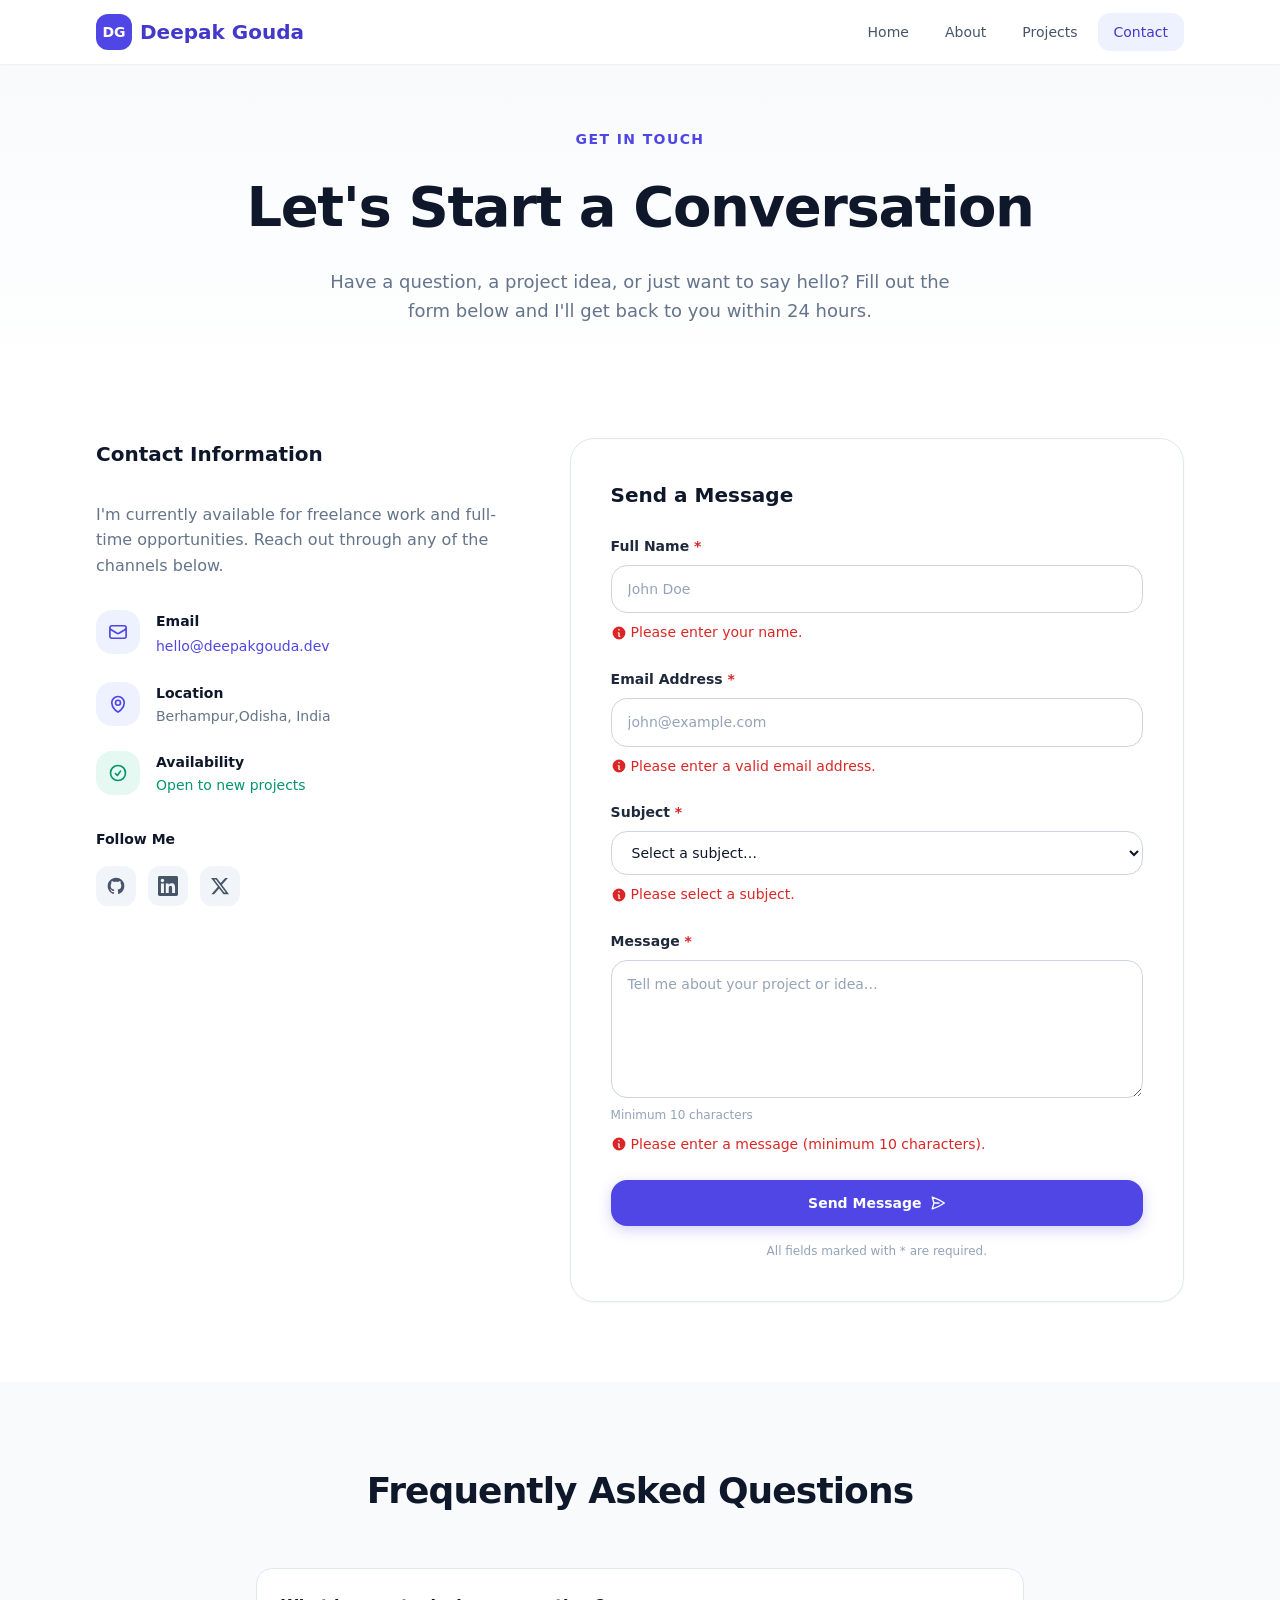
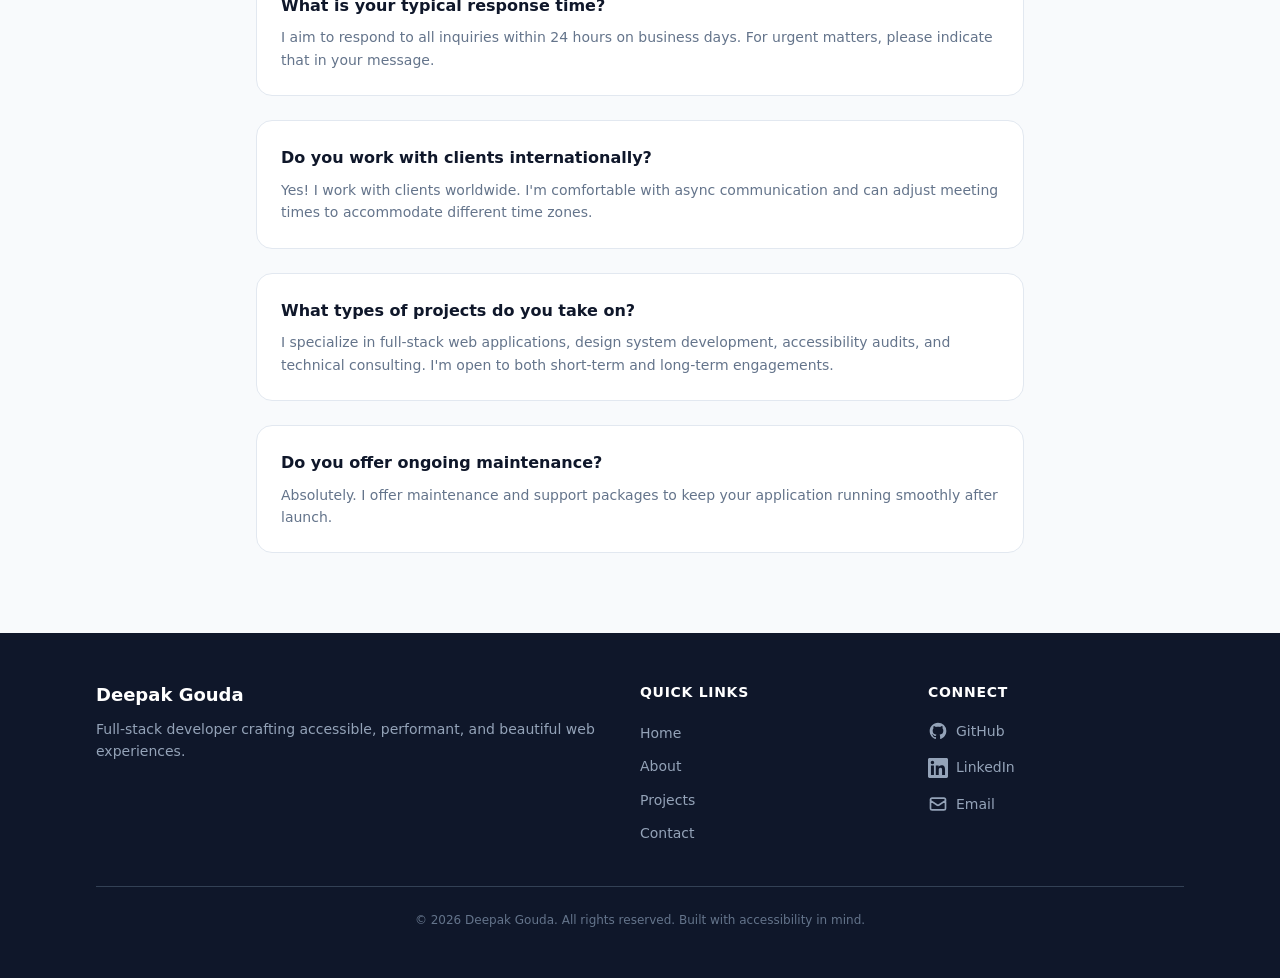
<file: contact.html>
<!DOCTYPE html>
<html lang="en" dir="ltr">
<head>
    <meta charset="UTF-8">
    <meta name="viewport" content="width=device-width, initial-scale=1.0">
    <meta http-equiv="X-UA-Compatible" content="IE=edge">
    
    <!-- SEO Meta Tags -->
    <title>Contact | Deepak Gouda - Full-Stack Web Developer</title>
    <meta name="description" content="Get in touch with Deepak Gouda for web development projects, job opportunities, or collaborations. Contact form and direct email available.">
    <meta name="keywords" content="contact Deepak Gouda, hire web developer, freelance developer, web development services">
    <meta name="author" content="Deepak Gouda">
    <meta name="robots" content="index, follow">
    
    <!-- Open Graph / Social Media -->
    <meta property="og:type" content="website">
    <meta property="og:title" content="Contact | Deepak Gouda - Full-Stack Web Developer">
    <meta property="og:description" content="Get in touch with Deepak Gouda for web development projects.">
    <meta property="og:url" content="https://deepakgouda.dev/contact">
    <meta property="og:locale" content="en_US">
    
    <!-- Twitter Card -->
    <meta name="twitter:card" content="summary_large_image">
    <meta name="twitter:title" content="Contact | Deepak Gouda - Full-Stack Web Developer">
    <meta name="twitter:description" content="Get in touch with Deepak Gouda for web development projects.">
    
    <!-- Canonical URL -->
    <link rel="canonical" href="https://deepakgouda.dev/contact">
    
    <!-- Favicon -->
    <link rel="icon" type="image/x-icon" href="favicon.ico">
    
    <!-- Theme Color -->
    <meta name="theme-color" content="#4f46e5">
    
    <!-- Stylesheets -->
    <link rel="stylesheet" href="css/style.css">
    <link rel="stylesheet" href="css/responsive.css">
</head>
<body>
    <!-- Skip Navigation Link -->
    <a href="#main-content" class="skip-link">Skip to main content</a>

    <!-- Header -->
    <header role="banner" class="header" id="header">
        <div class="container">
            <nav class="nav" aria-label="Primary navigation">
                <a href="index.html" class="logo" aria-label="Deepak Gouda - Go to homepage">
                    <span class="logo-icon" aria-hidden="true">DG</span>
                    <span class="logo-text">Deepak Gouda</span>
                </a>
                
                <button 
                    type="button" 
                    class="nav-toggle" 
                    id="nav-toggle"
                    aria-expanded="false" 
                    aria-controls="nav-menu"
                    aria-label="Open navigation menu"
                >
                    <span class="hamburger" aria-hidden="true"></span>
                </button>
                
                <ul class="nav-menu" id="nav-menu" role="list">
                    <li><a href="index.html" class="nav-link">Home</a></li>
                    <li><a href="about.html" class="nav-link">About</a></li>
                    <li><a href="projects.html" class="nav-link">Projects</a></li>
                    <li><a href="contact.html" class="nav-link active" aria-current="page">Contact</a></li>
                </ul>
            </nav>
        </div>
    </header>

    <!-- Main Content -->
    <main id="main-content" role="main">
        <!-- Page Header -->
        <section class="page-header" aria-labelledby="contact-heading">
            <div class="container">
                <p class="page-subtitle">Get In Touch</p>
                <h1 id="contact-heading" class="page-title">Let's Start a Conversation</h1>
                <p class="page-description">
                    Have a question, a project idea, or just want to say hello? 
                    Fill out the form below and I'll get back to you within 24 hours.
                </p>
            </div>
        </section>

        <!-- Contact Section -->
        <section class="contact-section" aria-label="Contact information and form">
            <div class="container">
                <div class="contact-grid">
                    <!-- Contact Info -->
                    <aside class="contact-info" aria-label="Contact details">
                        <h2 class="contact-info-title">Contact Information</h2>
                        <p class="contact-info-description">
                            I'm currently available for freelance work and full-time opportunities. 
                            Reach out through any of the channels below.
                        </p>

                        <address class="contact-details">
                            <!-- Email -->
                            <div class="contact-item">
                                <div class="contact-icon" aria-hidden="true">
                                    <svg width="20" height="20" fill="none" viewBox="0 0 24 24" stroke="currentColor" stroke-width="2">
                                        <path stroke-linecap="round" stroke-linejoin="round" d="M21.75 6.75v10.5a2.25 2.25 0 01-2.25 2.25h-15a2.25 2.25 0 01-2.25-2.25V6.75m19.5 0A2.25 2.25 0 0019.5 4.5h-15a2.25 2.25 0 00-2.25 2.25m19.5 0v.243a2.25 2.25 0 01-1.07 1.916l-7.5 4.615a2.25 2.25 0 01-2.36 0L3.32 8.91a2.25 2.25 0 01-1.07-1.916V6.75"/>
                                    </svg>
                                </div>
                                <div class="contact-text">
                                    <p class="contact-label">Email</p>
                                    <a href="mailto:hello@deepakgouda.dev" class="contact-value">hello@deepakgouda.dev</a>
                                </div>
                            </div>

                            <!-- Location -->
                            <div class="contact-item">
                                <div class="contact-icon" aria-hidden="true">
                                    <svg width="20" height="20" fill="none" viewBox="0 0 24 24" stroke="currentColor" stroke-width="2">
                                        <path stroke-linecap="round" stroke-linejoin="round" d="M15 10.5a3 3 0 11-6 0 3 3 0 016 0z"/>
                                        <path stroke-linecap="round" stroke-linejoin="round" d="M19.5 10.5c0 7.142-7.5 11.25-7.5 11.25S4.5 17.642 4.5 10.5a7.5 7.5 0 1115 0z"/>
                                    </svg>
                                </div>
                                <div class="contact-text">
                                    <p class="contact-label">Location</p>
                                    <p class="contact-value">Berhampur,Odisha, India</p>
                                </div>
                            </div>

                            <!-- Availability -->
                            <div class="contact-item">
                                <div class="contact-icon contact-icon-green" aria-hidden="true">
                                    <svg width="20" height="20" fill="none" viewBox="0 0 24 24" stroke="currentColor" stroke-width="2">
                                        <path stroke-linecap="round" stroke-linejoin="round" d="M9 12.75L11.25 15 15 9.75M21 12a9 9 0 11-18 0 9 9 0 0118 0z"/>
                                    </svg>
                                </div>
                                <div class="contact-text">
                                    <p class="contact-label">Availability</p>
                                    <p class="contact-value contact-value-green">Open to new projects</p>
                                </div>
                            </div>
                        </address>

                        <!-- Social Links -->
                        <div class="contact-social">
                            <h3 class="contact-social-title">Follow Me</h3>
                            <div class="social-buttons">
                                <a href="https://github.com" target="_blank" rel="noopener noreferrer" class="social-btn" aria-label="GitHub profile (opens in new tab)">
                                    <svg width="20" height="20" fill="currentColor" viewBox="0 0 24 24" aria-hidden="true">
                                        <path fill-rule="evenodd" d="M12 2C6.477 2 2 6.477 2 12c0 4.42 2.87 8.17 6.84 9.5.5.08.66-.23.66-.5v-1.69c-2.77.6-3.36-1.34-3.36-1.34-.46-1.16-1.11-1.47-1.11-1.47-.91-.62.07-.6.07-.6 1 .07 1.53 1.03 1.53 1.03.87 1.52 2.34 1.07 2.91.83.09-.65.35-1.09.63-1.34-2.22-.25-4.55-1.11-4.55-4.92 0-1.11.38-2 1.03-2.71-.1-.25-.45-1.29.1-2.64 0 0 .84-.27 2.75 1.02.79-.22 1.65-.33 2.5-.33.85 0 1.71.11 2.5.33 1.91-1.29 2.75-1.02 2.75-1.02.55 1.35.2 2.39.1 2.64.65.71 1.03 1.6 1.03 2.71 0 3.82-2.34 4.66-4.57 4.91.36.31.69.92.69 1.85V21c0 .27.16.59.67.5C19.14 20.16 22 16.42 22 12A10 10 0 0012 2z" clip-rule="evenodd"/>
                                    </svg>
                                </a>
                                <a href="https://linkedin.com" target="_blank" rel="noopener noreferrer" class="social-btn" aria-label="LinkedIn profile (opens in new tab)">
                                    <svg width="20" height="20" fill="currentColor" viewBox="0 0 24 24" aria-hidden="true">
                                        <path d="M20.447 20.452h-3.554v-5.569c0-1.328-.027-3.037-1.852-3.037-1.853 0-2.136 1.445-2.136 2.939v5.667H9.351V9h3.414v1.561h.046c.477-.9 1.637-1.85 3.37-1.85 3.601 0 4.267 2.37 4.267 5.455v6.286zM5.337 7.433c-1.144 0-2.063-.926-2.063-2.065 0-1.138.92-2.063 2.063-2.063 1.14 0 2.064.925 2.064 2.063 0 1.139-.925 2.065-2.064 2.065zm1.782 13.019H3.555V9h3.564v11.452zM22.225 0H1.771C.792 0 0 .774 0 1.729v20.542C0 23.227.792 24 1.771 24h20.451C23.2 24 24 23.227 24 22.271V1.729C24 .774 23.2 0 22.222 0h.003z"/>
                                    </svg>
                                </a>
                                <a href="https://twitter.com" target="_blank" rel="noopener noreferrer" class="social-btn" aria-label="Twitter profile (opens in new tab)">
                                    <svg width="20" height="20" fill="currentColor" viewBox="0 0 24 24" aria-hidden="true">
                                        <path d="M18.244 2.25h3.308l-7.227 8.26 8.502 11.24H16.17l-5.214-6.817L4.99 21.75H1.68l7.73-8.835L1.254 2.25H8.08l4.713 6.231zm-1.161 17.52h1.833L7.084 4.126H5.117z"/>
                                    </svg>
                                </a>
                            </div>
                        </div>
                    </aside>

                    <!-- Contact Form -->
                    <div class="contact-form-wrapper">
                        <form 
                            id="contact-form" 
                            class="contact-form" 
                            novalidate 
                            aria-label="Contact form"
                        >
                            <h2 class="form-title">Send a Message</h2>

                            <!-- Name Field -->
                            <div class="form-group">
                                <label for="name" class="form-label">
                                    Full Name 
                                    <span class="required" aria-hidden="true">*</span>
                                    <span class="sr-only">(required)</span>
                                </label>
                                <input 
                                    type="text" 
                                    id="name" 
                                    name="name" 
                                    class="form-input" 
                                    placeholder="John Doe"
                                    autocomplete="name"
                                    required
                                    aria-required="true"
                                    aria-describedby="name-error"
                                >
                                <p id="name-error" class="form-error" role="alert" hidden>
                                    <svg width="16" height="16" fill="currentColor" viewBox="0 0 20 20" aria-hidden="true">
                                        <path fill-rule="evenodd" d="M18 10a8 8 0 11-16 0 8 8 0 0116 0zm-7-4a1 1 0 11-2 0 1 1 0 012 0zM9 9a.75.75 0 000 1.5h.253a.25.25 0 01.244.304l-.459 2.066A1.75 1.75 0 0010.747 15H11a.75.75 0 000-1.5h-.253a.25.25 0 01-.244-.304l.459-2.066A1.75 1.75 0 009.253 9H9z" clip-rule="evenodd"/>
                                    </svg>
                                    <span class="error-text">Please enter your name.</span>
                                </p>
                            </div>

                            <!-- Email Field -->
                            <div class="form-group">
                                <label for="email" class="form-label">
                                    Email Address 
                                    <span class="required" aria-hidden="true">*</span>
                                    <span class="sr-only">(required)</span>
                                </label>
                                <input 
                                    type="email" 
                                    id="email" 
                                    name="email" 
                                    class="form-input" 
                                    placeholder="john@example.com"
                                    autocomplete="email"
                                    required
                                    aria-required="true"
                                    aria-describedby="email-error"
                                >
                                <p id="email-error" class="form-error" role="alert" hidden>
                                    <svg width="16" height="16" fill="currentColor" viewBox="0 0 20 20" aria-hidden="true">
                                        <path fill-rule="evenodd" d="M18 10a8 8 0 11-16 0 8 8 0 0116 0zm-7-4a1 1 0 11-2 0 1 1 0 012 0zM9 9a.75.75 0 000 1.5h.253a.25.25 0 01.244.304l-.459 2.066A1.75 1.75 0 0010.747 15H11a.75.75 0 000-1.5h-.253a.25.25 0 01-.244-.304l.459-2.066A1.75 1.75 0 009.253 9H9z" clip-rule="evenodd"/>
                                    </svg>
                                    <span class="error-text">Please enter a valid email address.</span>
                                </p>
                            </div>

                            <!-- Subject Field -->
                            <div class="form-group">
                                <label for="subject" class="form-label">
                                    Subject 
                                    <span class="required" aria-hidden="true">*</span>
                                    <span class="sr-only">(required)</span>
                                </label>
                                <select 
                                    id="subject" 
                                    name="subject" 
                                    class="form-select" 
                                    required
                                    aria-required="true"
                                    aria-describedby="subject-error"
                                >
                                    <option value="" disabled selected>Select a subject…</option>
                                    <option value="project">Project Inquiry</option>
                                    <option value="job">Job Opportunity</option>
                                    <option value="collaboration">Collaboration</option>
                                    <option value="question">General Question</option>
                                    <option value="other">Other</option>
                                </select>
                                <p id="subject-error" class="form-error" role="alert" hidden>
                                    <svg width="16" height="16" fill="currentColor" viewBox="0 0 20 20" aria-hidden="true">
                                        <path fill-rule="evenodd" d="M18 10a8 8 0 11-16 0 8 8 0 0116 0zm-7-4a1 1 0 11-2 0 1 1 0 012 0zM9 9a.75.75 0 000 1.5h.253a.25.25 0 01.244.304l-.459 2.066A1.75 1.75 0 0010.747 15H11a.75.75 0 000-1.5h-.253a.25.25 0 01-.244-.304l.459-2.066A1.75 1.75 0 009.253 9H9z" clip-rule="evenodd"/>
                                    </svg>
                                    <span class="error-text">Please select a subject.</span>
                                </p>
                            </div>

                            <!-- Message Field -->
                            <div class="form-group">
                                <label for="message" class="form-label">
                                    Message 
                                    <span class="required" aria-hidden="true">*</span>
                                    <span class="sr-only">(required)</span>
                                </label>
                                <textarea 
                                    id="message" 
                                    name="message" 
                                    class="form-textarea" 
                                    rows="5"
                                    placeholder="Tell me about your project or idea…"
                                    required
                                    aria-required="true"
                                    aria-describedby="message-hint message-error"
                                ></textarea>
                                <p id="message-hint" class="form-hint">Minimum 10 characters</p>
                                <p id="message-error" class="form-error" role="alert" hidden>
                                    <svg width="16" height="16" fill="currentColor" viewBox="0 0 20 20" aria-hidden="true">
                                        <path fill-rule="evenodd" d="M18 10a8 8 0 11-16 0 8 8 0 0116 0zm-7-4a1 1 0 11-2 0 1 1 0 012 0zM9 9a.75.75 0 000 1.5h.253a.25.25 0 01.244.304l-.459 2.066A1.75 1.75 0 0010.747 15H11a.75.75 0 000-1.5h-.253a.25.25 0 01-.244-.304l.459-2.066A1.75 1.75 0 009.253 9H9z" clip-rule="evenodd"/>
                                    </svg>
                                    <span class="error-text">Please enter a message (minimum 10 characters).</span>
                                </p>
                            </div>

                            <!-- Submit Button -->
                            <button type="submit" class="btn btn-primary btn-full" id="submit-btn">
                                <span class="btn-text">Send Message</span>
                                <svg class="btn-icon" width="16" height="16" fill="none" viewBox="0 0 24 24" stroke="currentColor" stroke-width="2" aria-hidden="true">
                                    <path stroke-linecap="round" stroke-linejoin="round" d="M6 12L3.269 3.126A59.768 59.768 0 0121.485 12 59.77 59.77 0 013.27 20.876L5.999 12zm0 0h7.5"/>
                                </svg>
                                <span class="btn-loading" hidden aria-hidden="true">
                                    <svg class="spinner" width="16" height="16" viewBox="0 0 24 24">
                                        <circle class="spinner-circle" cx="12" cy="12" r="10" fill="none" stroke="currentColor" stroke-width="4"/>
                                    </svg>
                                    Sending…
                                </span>
                            </button>

                            <p class="form-footer">
                                All fields marked with <span aria-hidden="true">*</span><span class="sr-only">an asterisk</span> are required.
                            </p>
                        </form>

                        <!-- Success Message -->
                        <div id="success-message" class="success-message" role="alert" tabindex="-1" hidden>
                            <div class="success-icon" aria-hidden="true">
                                <svg width="32" height="32" fill="none" viewBox="0 0 24 24" stroke="currentColor" stroke-width="2">
                                    <path stroke-linecap="round" stroke-linejoin="round" d="M9 12.75L11.25 15 15 9.75M21 12a9 9 0 11-18 0 9 9 0 0118 0z"/>
                                </svg>
                            </div>
                            <h2 class="success-title">Message Sent Successfully!</h2>
                            <p class="success-text">Thank you for reaching out. I'll get back to you within 24 hours.</p>
                            <button type="button" class="btn btn-primary" id="send-another-btn">Send Another Message</button>
                        </div>
                    </div>
                </div>
            </div>
        </section>

        <!-- FAQ Section -->
        <section class="faq" aria-labelledby="faq-heading">
            <div class="container">
                <h2 id="faq-heading" class="section-title">Frequently Asked Questions</h2>

                <dl class="faq-list">
                    <div class="faq-item">
                        <dt class="faq-question">What is your typical response time?</dt>
                        <dd class="faq-answer">
                            I aim to respond to all inquiries within 24 hours on business days. 
                            For urgent matters, please indicate that in your message.
                        </dd>
                    </div>

                    <div class="faq-item">
                        <dt class="faq-question">Do you work with clients internationally?</dt>
                        <dd class="faq-answer">
                            Yes! I work with clients worldwide. I'm comfortable with async communication 
                            and can adjust meeting times to accommodate different time zones.
                        </dd>
                    </div>

                    <div class="faq-item">
                        <dt class="faq-question">What types of projects do you take on?</dt>
                        <dd class="faq-answer">
                            I specialize in full-stack web applications, design system development, 
                            accessibility audits, and technical consulting. I'm open to both short-term 
                            and long-term engagements.
                        </dd>
                    </div>

                    <div class="faq-item">
                        <dt class="faq-question">Do you offer ongoing maintenance?</dt>
                        <dd class="faq-answer">
                            Absolutely. I offer maintenance and support packages to keep your application 
                            running smoothly after launch.
                        </dd>
                    </div>
                </dl>
            </div>
        </section>
    </main>

    <!-- Footer -->
    <footer role="contentinfo" class="footer">
        <div class="container">
            <div class="footer-grid">
                <div class="footer-brand">
                    <p class="footer-logo">Deepak Gouda</p>
                    <p class="footer-tagline">
                        Full-stack developer crafting accessible, performant, and beautiful web experiences.
                    </p>
                </div>
                
                <nav class="footer-nav" aria-label="Footer navigation">
                    <h2 class="footer-heading">Quick Links</h2>
                    <ul class="footer-links" role="list">
                        <li><a href="index.html">Home</a></li>
                        <li><a href="about.html">About</a></li>
                        <li><a href="projects.html">Projects</a></li>
                        <li><a href="contact.html">Contact</a></li>
                    </ul>
                </nav>
                
                <div class="footer-social">
                    <h2 class="footer-heading">Connect</h2>
                    <ul class="social-links" role="list">
                        <li>
                            <a href="https://github.com/Deepak789-cmd" target="_blank" rel="noopener noreferrer" aria-label="GitHub profile (opens in new tab)">
                                <svg width="20" height="20" fill="currentColor" viewBox="0 0 24 24" aria-hidden="true">
                                    <path fill-rule="evenodd" d="M12 2C6.477 2 2 6.477 2 12c0 4.42 2.87 8.17 6.84 9.5.5.08.66-.23.66-.5v-1.69c-2.77.6-3.36-1.34-3.36-1.34-.46-1.16-1.11-1.47-1.11-1.47-.91-.62.07-.6.07-.6 1 .07 1.53 1.03 1.53 1.03.87 1.52 2.34 1.07 2.91.83.09-.65.35-1.09.63-1.34-2.22-.25-4.55-1.11-4.55-4.92 0-1.11.38-2 1.03-2.71-.1-.25-.45-1.29.1-2.64 0 0 .84-.27 2.75 1.02.79-.22 1.65-.33 2.5-.33.85 0 1.71.11 2.5.33 1.91-1.29 2.75-1.02 2.75-1.02.55 1.35.2 2.39.1 2.64.65.71 1.03 1.6 1.03 2.71 0 3.82-2.34 4.66-4.57 4.91.36.31.69.92.69 1.85V21c0 .27.16.59.67.5C19.14 20.16 22 16.42 22 12A10 10 0 0012 2z" clip-rule="evenodd"/>
                                </svg>
                                GitHub
                            </a>
                        </li>
                        <li>
                            <a href="https://www.linkedin.com/in/deepak-gouda-695931419/" target="_blank" rel="noopener noreferrer" aria-label="LinkedIn profile (opens in new tab)">
                                <svg width="20" height="20" fill="currentColor" viewBox="0 0 24 24" aria-hidden="true">
                                    <path d="M20.447 20.452h-3.554v-5.569c0-1.328-.027-3.037-1.852-3.037-1.853 0-2.136 1.445-2.136 2.939v5.667H9.351V9h3.414v1.561h.046c.477-.9 1.637-1.85 3.37-1.85 3.601 0 4.267 2.37 4.267 5.455v6.286zM5.337 7.433c-1.144 0-2.063-.926-2.063-2.065 0-1.138.92-2.063 2.063-2.063 1.14 0 2.064.925 2.064 2.063 0 1.139-.925 2.065-2.064 2.065zm1.782 13.019H3.555V9h3.564v11.452zM22.225 0H1.771C.792 0 0 .774 0 1.729v20.542C0 23.227.792 24 1.771 24h20.451C23.2 24 24 23.227 24 22.271V1.729C24 .774 23.2 0 22.222 0h.003z"/>
                                </svg>
                                LinkedIn
                            </a>
                        </li>
                        <li>
                            <a href="mailto:hello@deepakgouda.dev" aria-label="Send email to Deepak Gouda">
                                <svg width="20" height="20" fill="none" viewBox="0 0 24 24" stroke="currentColor" stroke-width="2" aria-hidden="true">
                                    <path stroke-linecap="round" stroke-linejoin="round" d="M3 8l7.89 5.26a2 2 0 002.22 0L21 8M5 19h14a2 2 0 002-2V7a2 2 0 00-2-2H5a2 2 0 00-2 2v10a2 2 0 002 2z"/>
                                </svg>
                                Email
                            </a>
                        </li>
                    </ul>
                </div>
            </div>
            
            <div class="footer-bottom">
                <p>&copy; <span id="current-year">2024</span> Deepak Gouda. All rights reserved. Built with accessibility in mind.</p>
            </div>
        </div>
    </footer>

    <script src="js/script.js"></script>
</body>
</html>
</file>
<file: css/style.css>
/* ===================================================
   DEEPAK GOUDA PORTFOLIO - MAIN STYLESHEET
   Semantic HTML5 & WCAG 2.1 AA Compliant
   =================================================== */

/* ----- CSS Custom Properties (Design Tokens) ----- */
:root {
    /* Primary Colors */
    --color-primary-50: #eef2ff;
    --color-primary-100: #e0e7ff;
    --color-primary-200: #c7d2fe;
    --color-primary-300: #a5b4fc;
    --color-primary-400: #818cf8;
    --color-primary-500: #6366f1;
    --color-primary-600: #4f46e5;
    --color-primary-700: #4338ca;
    --color-primary-800: #3730a3;
    --color-primary-900: #312e81;
    --color-primary-950: #1e1b4b;

    /* Accent Colors */
    --color-accent-400: #34d399;
    --color-accent-500: #10b981;
    --color-accent-600: #059669;

    /* Neutral Colors */
    --color-surface-50: #f8fafc;
    --color-surface-100: #f1f5f9;
    --color-surface-200: #e2e8f0;
    --color-surface-300: #cbd5e1;
    --color-surface-400: #94a3b8;
    --color-surface-500: #64748b;
    --color-surface-600: #475569;
    --color-surface-700: #334155;
    --color-surface-800: #1e293b;
    --color-surface-900: #0f172a;
    --color-surface-950: #020617;

    /* Semantic Colors */
    --color-error: #dc2626;
    --color-error-light: #fef2f2;
    --color-success: #16a34a;
    --color-success-light: #f0fdf4;

    /* Typography */
    --font-family: system-ui, -apple-system, BlinkMacSystemFont, 'Segoe UI', Roboto, 'Helvetica Neue', Arial, sans-serif;
    --font-size-xs: 0.75rem;
    --font-size-sm: 0.875rem;
    --font-size-base: 1rem;
    --font-size-lg: 1.125rem;
    --font-size-xl: 1.25rem;
    --font-size-2xl: 1.5rem;
    --font-size-3xl: 1.875rem;
    --font-size-4xl: 2.25rem;
    --font-size-5xl: 3rem;

    /* Spacing */
    --spacing-1: 0.25rem;
    --spacing-2: 0.5rem;
    --spacing-3: 0.75rem;
    --spacing-4: 1rem;
    --spacing-5: 1.25rem;
    --spacing-6: 1.5rem;
    --spacing-8: 2rem;
    --spacing-10: 2.5rem;
    --spacing-12: 3rem;
    --spacing-16: 4rem;
    --spacing-20: 5rem;

    /* Border Radius */
    --radius-sm: 0.25rem;
    --radius-md: 0.5rem;
    --radius-lg: 0.75rem;
    --radius-xl: 1rem;
    --radius-2xl: 1.5rem;
    --radius-full: 9999px;

    /* Shadows */
    --shadow-sm: 0 1px 2px 0 rgb(0 0 0 / 0.05);
    --shadow-md: 0 4px 6px -1px rgb(0 0 0 / 0.1), 0 2px 4px -2px rgb(0 0 0 / 0.1);
    --shadow-lg: 0 10px 15px -3px rgb(0 0 0 / 0.1), 0 4px 6px -4px rgb(0 0 0 / 0.1);
    --shadow-xl: 0 20px 25px -5px rgb(0 0 0 / 0.1), 0 8px 10px -6px rgb(0 0 0 / 0.1);

    /* Transitions */
    --transition-fast: 150ms ease;
    --transition-base: 200ms ease;
    --transition-slow: 300ms ease;

    /* Layout */
    --container-max: 72rem;
    --header-height: 4rem;
}

/* ----- CSS Reset ----- */
*,
*::before,
*::after {
    box-sizing: border-box;
    margin: 0;
    padding: 0;
}

html {
    scroll-behavior: smooth;
    -webkit-text-size-adjust: 100%;
}

body {
    font-family: var(--font-family);
    font-size: var(--font-size-base);
    line-height: 1.6;
    color: var(--color-surface-900);
    background-color: #fff;
    -webkit-font-smoothing: antialiased;
    -moz-osx-font-smoothing: grayscale;
}

img,
picture,
video,
canvas,
svg {
    display: block;
    max-width: 100%;
    height: auto;
}

input,
button,
textarea,
select {
    font: inherit;
    color: inherit;
}

button {
    cursor: pointer;
    background: none;
    border: none;
}

a {
    color: inherit;
    text-decoration: none;
}

ul,
ol {
    list-style: none;
}

/* ----- Accessibility ----- */

/* Skip Link */
.skip-link {
    position: absolute;
    top: -100%;
    left: 50%;
    transform: translateX(-50%);
    z-index: 9999;
    padding: var(--spacing-3) var(--spacing-6);
    background-color: var(--color-primary-600);
    color: #fff;
    font-weight: 600;
    font-size: var(--font-size-sm);
    border-radius: 0 0 var(--radius-lg) var(--radius-lg);
    transition: top var(--transition-base);
}

.skip-link:focus {
    top: 0;
    outline: 3px solid var(--color-accent-400);
    outline-offset: 2px;
}

/* Focus Styles */
*:focus-visible {
    outline: 3px solid var(--color-primary-500);
    outline-offset: 2px;
    border-radius: 2px;
}

/* Screen Reader Only */
.sr-only {
    position: absolute;
    width: 1px;
    height: 1px;
    padding: 0;
    margin: -1px;
    overflow: hidden;
    clip: rect(0, 0, 0, 0);
    white-space: nowrap;
    border: 0;
}

/* Reduced Motion */
@media (prefers-reduced-motion: reduce) {
    html {
        scroll-behavior: auto;
    }
    
    *,
    *::before,
    *::after {
        animation-duration: 0.01ms !important;
        animation-iteration-count: 1 !important;
        transition-duration: 0.01ms !important;
        scroll-behavior: auto !important;
    }
}

/* ----- Layout ----- */
.container {
    width: 100%;
    max-width: var(--container-max);
    margin: 0 auto;
    padding: 0 var(--spacing-4);
}

/* ----- Header ----- */
.header {
    position: sticky;
    top: 0;
    z-index: 100;
    background-color: rgba(255, 255, 255, 0.95);
    backdrop-filter: blur(8px);
    -webkit-backdrop-filter: blur(8px);
    box-shadow: var(--shadow-sm);
    transition: box-shadow var(--transition-base);
}

.header.scrolled {
    box-shadow: var(--shadow-md);
}

.nav {
    display: flex;
    align-items: center;
    justify-content: space-between;
    height: var(--header-height);
}

.logo {
    display: flex;
    align-items: center;
    gap: var(--spacing-2);
    font-weight: 700;
    font-size: var(--font-size-xl);
    color: var(--color-primary-700);
    transition: color var(--transition-fast);
}

.logo:hover {
    color: var(--color-primary-900);
}

.logo-icon {
    display: inline-flex;
    align-items: center;
    justify-content: center;
    width: 2.25rem;
    height: 2.25rem;
    background-color: var(--color-primary-600);
    color: #fff;
    font-size: var(--font-size-sm);
    font-weight: 700;
    border-radius: var(--radius-lg);
}

.logo-text {
    display: none;
}

.nav-menu {
    display: none;
    align-items: center;
    gap: var(--spacing-1);
}

.nav-link {
    display: inline-flex;
    align-items: center;
    padding: var(--spacing-2) var(--spacing-4);
    font-size: var(--font-size-sm);
    font-weight: 500;
    color: var(--color-surface-600);
    border-radius: var(--radius-lg);
    transition: color var(--transition-fast), background-color var(--transition-fast);
}

.nav-link:hover {
    color: var(--color-primary-700);
    background-color: var(--color-surface-50);
}

.nav-link.active {
    color: var(--color-primary-700);
    background-color: var(--color-primary-50);
}

/* Mobile Menu Toggle */
.nav-toggle {
    display: flex;
    align-items: center;
    justify-content: center;
    width: 2.5rem;
    height: 2.5rem;
    color: var(--color-surface-600);
    border-radius: var(--radius-lg);
    transition: color var(--transition-fast), background-color var(--transition-fast);
}

.nav-toggle:hover {
    color: var(--color-primary-700);
    background-color: var(--color-surface-100);
}

.hamburger {
    position: relative;
    width: 1.25rem;
    height: 2px;
    background-color: currentColor;
    transition: background-color var(--transition-fast);
}

.hamburger::before,
.hamburger::after {
    content: '';
    position: absolute;
    left: 0;
    width: 100%;
    height: 2px;
    background-color: currentColor;
    transition: transform var(--transition-base);
}

.hamburger::before {
    top: -6px;
}

.hamburger::after {
    top: 6px;
}

.nav-toggle[aria-expanded="true"] .hamburger {
    background-color: transparent;
}

.nav-toggle[aria-expanded="true"] .hamburger::before {
    transform: translateY(6px) rotate(45deg);
}

.nav-toggle[aria-expanded="true"] .hamburger::after {
    transform: translateY(-6px) rotate(-45deg);
}

/* Mobile Menu */
.nav-menu.open {
    display: flex;
    flex-direction: column;
    position: absolute;
    top: var(--header-height);
    left: 0;
    right: 0;
    padding: var(--spacing-4);
    background-color: #fff;
    border-top: 1px solid var(--color-surface-200);
    box-shadow: var(--shadow-lg);
}

.nav-menu.open .nav-link {
    width: 100%;
    padding: var(--spacing-3) var(--spacing-4);
    font-size: var(--font-size-base);
}

/* ----- Hero Section ----- */
.hero {
    position: relative;
    padding: var(--spacing-16) 0;
    background: linear-gradient(135deg, var(--color-primary-950) 0%, var(--color-surface-900) 50%, var(--color-surface-950) 100%);
    overflow: hidden;
}

.hero-bg {
    position: absolute;
    inset: 0;
    background-image: url('https://images.pexels.com/photos/89724/pexels-photo-89724.jpeg?auto=compress&cs=tinysrgb&fit=crop&h=627&w=1200');
    background-size: cover;
    background-position: center;
    opacity: 0.15;
}

.hero-bg::after {
    content: '';
    position: absolute;
    inset: 0;
    background: linear-gradient(90deg, rgba(30, 27, 75, 0.8) 0%, rgba(15, 23, 42, 0.6) 100%);
}

.hero-content {
    position: relative;
    max-width: 40rem;
}

.hero-subtitle {
    font-size: var(--font-size-sm);
    font-weight: 600;
    text-transform: uppercase;
    letter-spacing: 0.1em;
    color: var(--color-accent-400);
    margin-bottom: var(--spacing-4);
}

.hero-title {
    font-size: var(--font-size-4xl);
    font-weight: 800;
    line-height: 1.1;
    color: #fff;
    letter-spacing: -0.025em;
}

.hero-title .highlight {
    background: linear-gradient(90deg, var(--color-primary-300), var(--color-accent-400));
    -webkit-background-clip: text;
    -webkit-text-fill-color: transparent;
    background-clip: text;
}

.hero-description {
    margin-top: var(--spacing-6);
    font-size: var(--font-size-lg);
    color: var(--color-surface-300);
    line-height: 1.7;
}

.hero-buttons {
    display: flex;
    flex-wrap: wrap;
    gap: var(--spacing-4);
    margin-top: var(--spacing-10);
}

/* ----- Buttons ----- */
.btn {
    display: inline-flex;
    align-items: center;
    justify-content: center;
    gap: var(--spacing-2);
    padding: var(--spacing-3) var(--spacing-6);
    font-size: var(--font-size-sm);
    font-weight: 600;
    border-radius: var(--radius-xl);
    transition: all var(--transition-fast);
}

.btn-icon {
    flex-shrink: 0;
}

.btn-primary {
    background-color: var(--color-primary-600);
    color: #fff;
    box-shadow: 0 4px 14px rgba(79, 70, 229, 0.25);
}

.btn-primary:hover {
    background-color: var(--color-primary-500);
}

.btn-secondary {
    border: 2px solid var(--color-surface-500);
    color: #fff;
}

.btn-secondary:hover {
    border-color: var(--color-primary-400);
    color: var(--color-primary-300);
}

.btn-outline {
    border: 2px solid var(--color-surface-300);
    color: var(--color-surface-700);
}

.btn-outline:hover {
    border-color: var(--color-primary-500);
    color: var(--color-primary-600);
}

.btn-white {
    background-color: #fff;
    color: var(--color-primary-700);
    box-shadow: var(--shadow-lg);
}

.btn-white:hover {
    background-color: var(--color-primary-50);
}

.btn-small {
    padding: var(--spacing-2) var(--spacing-4);
    font-size: var(--font-size-xs);
}

.btn-full {
    width: 100%;
}

/* ----- Section Styles ----- */
.section-header {
    text-align: center;
    max-width: 40rem;
    margin: 0 auto var(--spacing-12);
}

.section-title {
    font-size: var(--font-size-3xl);
    font-weight: 700;
    color: var(--color-surface-900);
    letter-spacing: -0.025em;
}

.section-subtitle {
    margin-top: var(--spacing-4);
    font-size: var(--font-size-lg);
    color: var(--color-surface-500);
}

.section-cta {
    text-align: center;
    margin-top: var(--spacing-12);
}

/* ----- Skills Section ----- */
.skills {
    padding: var(--spacing-20) 0;
    background-color: #fff;
}

.skills-grid {
    display: grid;
    gap: var(--spacing-8);
}

.skill-card {
    padding: var(--spacing-8);
    border: 1px solid var(--color-surface-200);
    border-radius: var(--radius-2xl);
    transition: all var(--transition-base);
}

.skill-card:hover {
    border-color: var(--color-primary-200);
    box-shadow: var(--shadow-lg);
}

.skill-icon {
    display: inline-flex;
    align-items: center;
    justify-content: center;
    width: 3.5rem;
    height: 3.5rem;
    margin-bottom: var(--spacing-5);
    background-color: var(--color-primary-50);
    color: var(--color-primary-600);
    border-radius: var(--radius-xl);
    transition: background-color var(--transition-fast);
}

.skill-card:hover .skill-icon {
    background-color: var(--color-primary-100);
}

.skill-title {
    font-size: var(--font-size-lg);
    font-weight: 600;
    color: var(--color-surface-900);
    margin-bottom: var(--spacing-2);
}

.skill-description {
    color: var(--color-surface-500);
    line-height: 1.6;
}

/* ----- Featured Projects Section ----- */
.featured-projects {
    padding: var(--spacing-20) 0;
    background-color: var(--color-surface-50);
}

.projects-preview {
    display: grid;
    gap: var(--spacing-8);
}

.project-card {
    overflow: hidden;
    background-color: #fff;
    border: 1px solid var(--color-surface-200);
    border-radius: var(--radius-2xl);
    transition: all var(--transition-base);
}

.project-card:hover {
    border-color: var(--color-primary-200);
    box-shadow: var(--shadow-xl);
}

.project-image {
    position: relative;
    aspect-ratio: 16 / 10;
    overflow: hidden;
}

.project-image img {
    width: 100%;
    height: 100%;
    object-fit: cover;
    transition: transform var(--transition-slow);
}

.project-card:hover .project-image img {
    transform: scale(1.05);
}

.project-category {
    position: absolute;
    top: var(--spacing-3);
    left: var(--spacing-3);
    padding: var(--spacing-1) var(--spacing-3);
    background-color: rgba(255, 255, 255, 0.9);
    backdrop-filter: blur(4px);
    font-size: var(--font-size-xs);
    font-weight: 600;
    color: var(--color-primary-700);
    border-radius: var(--radius-full);
}

.project-content {
    padding: var(--spacing-6);
}

.project-title {
    font-size: var(--font-size-lg);
    font-weight: 700;
    color: var(--color-surface-900);
    margin-bottom: var(--spacing-2);
    transition: color var(--transition-fast);
}

.project-card:hover .project-title {
    color: var(--color-primary-700);
}

.project-description {
    font-size: var(--font-size-sm);
    color: var(--color-surface-500);
    line-height: 1.6;
    margin-bottom: var(--spacing-4);
}

.project-tags {
    display: flex;
    flex-wrap: wrap;
    gap: var(--spacing-2);
    margin-bottom: var(--spacing-5);
}

.tag {
    padding: var(--spacing-1) var(--spacing-3);
    background-color: var(--color-surface-100);
    font-size: var(--font-size-xs);
    font-weight: 500;
    color: var(--color-surface-600);
    border-radius: var(--radius-md);
}

.project-links {
    display: flex;
    gap: var(--spacing-3);
}

/* ----- Testimonials Section ----- */
.testimonials {
    padding: var(--spacing-20) 0;
    background-color: #fff;
}

.testimonials-grid {
    display: grid;
    gap: var(--spacing-8);
}

.testimonial-card {
    padding: var(--spacing-8);
    background-color: #fff;
    border: 1px solid var(--color-surface-100);
    border-radius: var(--radius-2xl);
    box-shadow: var(--shadow-sm);
}

.quote-icon {
    color: var(--color-primary-200);
    margin-bottom: var(--spacing-4);
}

.testimonial-text {
    font-size: var(--font-size-base);
    font-style: italic;
    color: var(--color-surface-700);
    line-height: 1.7;
    margin-bottom: var(--spacing-6);
}

.testimonial-author {
    display: flex;
    align-items: center;
    gap: var(--spacing-3);
}

.author-avatar {
    display: flex;
    align-items: center;
    justify-content: center;
    width: 2.5rem;
    height: 2.5rem;
    background-color: var(--color-primary-100);
    color: var(--color-primary-700);
    font-size: var(--font-size-sm);
    font-weight: 700;
    border-radius: var(--radius-full);
}

.author-name {
    font-style: normal;
    font-size: var(--font-size-sm);
    font-weight: 600;
    color: var(--color-surface-900);
}

.author-role {
    font-size: var(--font-size-xs);
    color: var(--color-surface-500);
}

/* ----- CTA Section ----- */
.cta {
    padding: var(--spacing-16) 0;
    background-color: var(--color-primary-700);
    text-align: center;
}

.cta-title {
    font-size: var(--font-size-3xl);
    font-weight: 700;
    color: #fff;
    letter-spacing: -0.025em;
}

.cta-description {
    margin-top: var(--spacing-4);
    font-size: var(--font-size-lg);
    color: var(--color-primary-100);
    max-width: 40rem;
    margin-left: auto;
    margin-right: auto;
}

.cta .btn {
    margin-top: var(--spacing-8);
}

/* ----- Page Header ----- */
.page-header {
    padding: var(--spacing-16) 0;
    background: linear-gradient(180deg, var(--color-surface-50) 0%, #fff 100%);
    text-align: center;
}

.page-subtitle {
    font-size: var(--font-size-sm);
    font-weight: 600;
    text-transform: uppercase;
    letter-spacing: 0.1em;
    color: var(--color-primary-600);
    margin-bottom: var(--spacing-3);
}

.page-title {
    font-size: var(--font-size-4xl);
    font-weight: 700;
    color: var(--color-surface-900);
    letter-spacing: -0.025em;
}

.page-description {
    margin-top: var(--spacing-4);
    font-size: var(--font-size-lg);
    color: var(--color-surface-500);
    max-width: 40rem;
    margin-left: auto;
    margin-right: auto;
}

/* ----- About Page: Bio Section ----- */
.bio {
    padding: var(--spacing-20) 0;
    background-color: #fff;
}

.bio-grid {
    display: grid;
    gap: var(--spacing-12);
}

.bio-image-wrapper {
    display: flex;
    justify-content: center;
}

.bio-image {
    width: 100%;
    max-width: 25rem;
    aspect-ratio: 1;
    object-fit: cover;
    border-radius: var(--radius-2xl);
    box-shadow: var(--shadow-xl);
}

.bio-text {
    color: var(--color-surface-600);
    line-height: 1.7;
    margin-bottom: var(--spacing-4);
}

.bio-stats {
    display: flex;
    flex-wrap: wrap;
    gap: var(--spacing-8);
    margin-top: var(--spacing-8);
    padding-top: var(--spacing-8);
    border-top: 1px solid var(--color-surface-200);
}

.stat {
    text-align: center;
}

.stat-number {
    display: block;
    font-size: var(--font-size-3xl);
    font-weight: 700;
    color: var(--color-primary-600);
}

.stat-label {
    font-size: var(--font-size-sm);
    color: var(--color-surface-500);
}

/* ----- About Page: Tech Skills ----- */
.tech-skills {
    padding: var(--spacing-20) 0;
    background-color: #fff;
}

.skills-list {
    max-width: 40rem;
    margin: 0 auto;
    display: flex;
    flex-direction: column;
    gap: var(--spacing-6);
}

.skill-item {
    width: 100%;
}

.skill-header {
    display: flex;
    justify-content: space-between;
    align-items: center;
    margin-bottom: var(--spacing-2);
}

.skill-name {
    font-size: var(--font-size-sm);
    font-weight: 600;
    color: var(--color-surface-800);
}

.skill-percent {
    font-size: var(--font-size-xs);
    font-weight: 500;
    color: var(--color-surface-500);
}

.skill-bar {
    height: 0.75rem;
    background-color: var(--color-surface-100);
    border-radius: var(--radius-full);
    overflow: hidden;
}

.skill-progress {
    height: 100%;
    background: linear-gradient(90deg, var(--color-primary-500), var(--color-primary-600));
    border-radius: var(--radius-full);
    transition: width 0.7s ease;
}

/* ----- About Page: Experience Timeline ----- */
.experience {
    padding: var(--spacing-20) 0;
    background-color: var(--color-surface-50);
}

.timeline {
    max-width: 48rem;
    margin: 0 auto;
    position: relative;
    padding-left: var(--spacing-8);
    border-left: 2px solid var(--color-primary-200);
}

.timeline-item {
    position: relative;
    padding-bottom: var(--spacing-10);
}

.timeline-item:last-child {
    padding-bottom: 0;
}

.timeline-marker {
    position: absolute;
    left: calc(-1 * var(--spacing-8) - 5px);
    top: var(--spacing-1);
    width: 0.75rem;
    height: 0.75rem;
    background-color: #fff;
    border: 2px solid var(--color-primary-500);
    border-radius: var(--radius-full);
}

.timeline-date {
    display: block;
    font-size: var(--font-size-xs);
    font-weight: 600;
    text-transform: uppercase;
    letter-spacing: 0.05em;
    color: var(--color-primary-600);
    margin-bottom: var(--spacing-1);
}

.timeline-title {
    font-size: var(--font-size-lg);
    font-weight: 700;
    color: var(--color-surface-900);
}

.timeline-company {
    font-size: var(--font-size-sm);
    font-weight: 500;
    color: var(--color-surface-500);
    margin-bottom: var(--spacing-2);
}

.timeline-description {
    color: var(--color-surface-600);
    line-height: 1.6;
}

/* ----- About Page: Values ----- */
.values {
    padding: var(--spacing-20) 0;
    background-color: #fff;
}

.values-grid {
    display: grid;
    gap: var(--spacing-8);
}

.value-card {
    text-align: center;
    padding: var(--spacing-6);
    border: 1px solid var(--color-surface-100);
    border-radius: var(--radius-2xl);
    transition: all var(--transition-base);
}

.value-card:hover {
    border-color: var(--color-primary-200);
    box-shadow: var(--shadow-md);
}

.value-icon {
    font-size: var(--font-size-4xl);
    margin-bottom: var(--spacing-4);
}

.value-title {
    font-size: var(--font-size-base);
    font-weight: 600;
    color: var(--color-surface-900);
    margin-bottom: var(--spacing-2);
}

.value-description {
    font-size: var(--font-size-sm);
    color: var(--color-surface-500);
}

/* ----- Projects Page ----- */
.projects-section {
    padding: var(--spacing-12) 0 var(--spacing-20);
    background-color: #fff;
}

.filter-group {
    display: flex;
    flex-wrap: wrap;
    justify-content: center;
    gap: var(--spacing-2);
    margin-bottom: var(--spacing-12);
}

.filter-btn {
    padding: var(--spacing-2) var(--spacing-5);
    font-size: var(--font-size-sm);
    font-weight: 500;
    color: var(--color-surface-600);
    background-color: var(--color-surface-100);
    border-radius: var(--radius-full);
    transition: all var(--transition-fast);
}

.filter-btn:hover {
    background-color: var(--color-surface-200);
}

.filter-btn.active {
    background-color: var(--color-primary-600);
    color: #fff;
    box-shadow: var(--shadow-md);
}

.projects-grid {
    display: grid;
    gap: var(--spacing-8);
}

.empty-state {
    text-align: center;
    padding: var(--spacing-16) 0;
    color: var(--color-surface-500);
}

/* ----- Contact Page ----- */
.contact-section {
    padding: var(--spacing-12) 0 var(--spacing-20);
    background-color: #fff;
}

.contact-grid {
    display: grid;
    gap: var(--spacing-12);
}

.contact-info {
    display: flex;
    flex-direction: column;
    gap: var(--spacing-8);
}

.contact-info-title {
    font-size: var(--font-size-xl);
    font-weight: 700;
    color: var(--color-surface-900);
}

.contact-info-description {
    color: var(--color-surface-500);
    line-height: 1.6;
}

.contact-details {
    display: flex;
    flex-direction: column;
    gap: var(--spacing-6);
    font-style: normal;
}

.contact-item {
    display: flex;
    align-items: flex-start;
    gap: var(--spacing-4);
}

.contact-icon {
    display: flex;
    align-items: center;
    justify-content: center;
    flex-shrink: 0;
    width: 2.75rem;
    height: 2.75rem;
    background-color: var(--color-primary-50);
    color: var(--color-primary-600);
    border-radius: var(--radius-xl);
}

.contact-icon-green {
    background-color: rgba(16, 185, 129, 0.1);
    color: var(--color-accent-600);
}

.contact-label {
    font-size: var(--font-size-sm);
    font-weight: 600;
    color: var(--color-surface-900);
}

.contact-value {
    font-size: var(--font-size-sm);
    color: var(--color-surface-500);
}

a.contact-value {
    color: var(--color-primary-600);
    transition: color var(--transition-fast);
}

a.contact-value:hover {
    color: var(--color-primary-700);
}

.contact-value-green {
    color: var(--color-accent-600);
    font-weight: 500;
}

.contact-social-title {
    font-size: var(--font-size-sm);
    font-weight: 600;
    color: var(--color-surface-900);
    margin-bottom: var(--spacing-4);
}

.social-buttons {
    display: flex;
    gap: var(--spacing-3);
}

.social-btn {
    display: flex;
    align-items: center;
    justify-content: center;
    width: 2.5rem;
    height: 2.5rem;
    background-color: var(--color-surface-100);
    color: var(--color-surface-600);
    border-radius: var(--radius-lg);
    transition: all var(--transition-fast);
}

.social-btn:hover {
    background-color: var(--color-primary-50);
    color: var(--color-primary-600);
}

/* ----- Contact Form ----- */
.contact-form-wrapper {
    position: relative;
}

.contact-form {
    padding: var(--spacing-6);
    border: 1px solid var(--color-surface-200);
    border-radius: var(--radius-2xl);
    box-shadow: var(--shadow-sm);
}

.form-title {
    font-size: var(--font-size-xl);
    font-weight: 700;
    color: var(--color-surface-900);
    margin-bottom: var(--spacing-6);
}

.form-group {
    margin-bottom: var(--spacing-6);
}

.form-label {
    display: block;
    font-size: var(--font-size-sm);
    font-weight: 600;
    color: var(--color-surface-800);
    margin-bottom: var(--spacing-2);
}

.required {
    color: var(--color-error);
}

.form-input,
.form-select,
.form-textarea {
    display: block;
    width: 100%;
    padding: var(--spacing-3) var(--spacing-4);
    font-size: var(--font-size-sm);
    color: var(--color-surface-900);
    background-color: #fff;
    border: 1px solid var(--color-surface-300);
    border-radius: var(--radius-xl);
    transition: border-color var(--transition-fast), box-shadow var(--transition-fast);
}

.form-input::placeholder,
.form-textarea::placeholder {
    color: var(--color-surface-400);
}

.form-input:hover,
.form-select:hover,
.form-textarea:hover {
    border-color: var(--color-surface-400);
}

.form-input:focus,
.form-select:focus,
.form-textarea:focus {
    outline: none;
    border-color: var(--color-primary-500);
    box-shadow: 0 0 0 3px rgba(99, 102, 241, 0.15);
}

.form-input.error,
.form-select.error,
.form-textarea.error {
    border-color: var(--color-error);
    background-color: var(--color-error-light);
}

.form-textarea {
    resize: vertical;
    min-height: 8rem;
}

.form-hint {
    margin-top: var(--spacing-2);
    font-size: var(--font-size-xs);
    color: var(--color-surface-400);
}

.form-error {
    display: flex;
    align-items: center;
    gap: var(--spacing-1);
    margin-top: var(--spacing-2);
    font-size: var(--font-size-sm);
    color: var(--color-error);
}

.form-footer {
    margin-top: var(--spacing-4);
    text-align: center;
    font-size: var(--font-size-xs);
    color: var(--color-surface-400);
}

/* Submit Button */
.btn .btn-loading {
    display: none;
    align-items: center;
    gap: var(--spacing-2);
}

.btn.loading .btn-text,
.btn.loading .btn-icon {
    display: none;
}

.btn.loading .btn-loading {
    display: flex;
}

.spinner {
    animation: spin 1s linear infinite;
}

.spinner-circle {
    opacity: 0.25;
}

.spinner-circle {
    stroke-dasharray: 80;
    stroke-dashoffset: 60;
}

@keyframes spin {
    to {
        transform: rotate(360deg);
    }
}

/* Success Message */
.success-message {
    padding: var(--spacing-8) var(--spacing-6);
    background-color: var(--color-success-light);
    border: 2px solid rgba(22, 163, 74, 0.2);
    border-radius: var(--radius-2xl);
    text-align: center;
}

.success-icon {
    display: inline-flex;
    align-items: center;
    justify-content: center;
    width: 4rem;
    height: 4rem;
    margin-bottom: var(--spacing-6);
    background-color: rgba(22, 163, 74, 0.1);
    color: var(--color-success);
    border-radius: var(--radius-full);
}

.success-title {
    font-size: var(--font-size-2xl);
    font-weight: 700;
    color: var(--color-surface-900);
    margin-bottom: var(--spacing-2);
}

.success-text {
    color: var(--color-surface-500);
    margin-bottom: var(--spacing-8);
}

/* ----- FAQ Section ----- */
.faq {
    padding: var(--spacing-20) 0;
    background-color: var(--color-surface-50);
}

.faq .section-title {
    text-align: center;
    margin-bottom: var(--spacing-12);
}

.faq-list {
    max-width: 48rem;
    margin: 0 auto;
    display: flex;
    flex-direction: column;
    gap: var(--spacing-6);
}

.faq-item {
    padding: var(--spacing-6);
    background-color: #fff;
    border: 1px solid var(--color-surface-200);
    border-radius: var(--radius-xl);
}

.faq-question {
    font-size: var(--font-size-base);
    font-weight: 600;
    color: var(--color-surface-900);
}

.faq-answer {
    margin-top: var(--spacing-2);
    font-size: var(--font-size-sm);
    color: var(--color-surface-500);
    line-height: 1.6;
}

/* ----- Footer ----- */
.footer {
    background-color: var(--color-surface-900);
    color: var(--color-surface-300);
    padding: var(--spacing-12) 0;
}

.footer-grid {
    display: grid;
    gap: var(--spacing-8);
}

.footer-logo {
    font-size: var(--font-size-lg);
    font-weight: 700;
    color: #fff;
    margin-bottom: var(--spacing-2);
}

.footer-tagline {
    font-size: var(--font-size-sm);
    color: var(--color-surface-400);
    line-height: 1.6;
}

.footer-heading {
    font-size: var(--font-size-sm);
    font-weight: 600;
    text-transform: uppercase;
    letter-spacing: 0.05em;
    color: #fff;
    margin-bottom: var(--spacing-4);
}

.footer-links {
    display: flex;
    flex-direction: column;
    gap: var(--spacing-2);
}

.footer-links a {
    font-size: var(--font-size-sm);
    color: var(--color-surface-400);
    transition: color var(--transition-fast);
}

.footer-links a:hover {
    color: #fff;
}

.social-links {
    display: flex;
    flex-direction: column;
    gap: var(--spacing-2);
}

.social-links a {
    display: inline-flex;
    align-items: center;
    gap: var(--spacing-2);
    font-size: var(--font-size-sm);
    color: var(--color-surface-400);
    transition: color var(--transition-fast);
}

.social-links a:hover {
    color: #fff;
}

.footer-bottom {
    margin-top: var(--spacing-10);
    padding-top: var(--spacing-6);
    border-top: 1px solid var(--color-surface-700);
    text-align: center;
}

.footer-bottom p {
    font-size: var(--font-size-xs);
    color: var(--color-surface-500);
}
</file>
<file: css/responsive.css>
/* ===================================================
   ALEX MORGAN PORTFOLIO - RESPONSIVE STYLESHEET
   Mobile-first breakpoints for all screen sizes
   =================================================== */

/* ----- Small devices (landscape phones, 576px and up) ----- */
@media (min-width: 576px) {
    .container {
        padding: 0 var(--spacing-6);
    }

    .hero-title {
        font-size: var(--font-size-5xl);
    }

    .page-title {
        font-size: var(--font-size-5xl);
    }

    .section-title {
        font-size: var(--font-size-4xl);
    }

    .cta-title {
        font-size: var(--font-size-4xl);
    }

    .logo-text {
        display: inline;
    }

    .contact-form {
        padding: var(--spacing-8);
    }

    .success-message {
        padding: var(--spacing-12) var(--spacing-8);
    }
}

/* ----- Medium devices (tablets, 768px and up) ----- */
@media (min-width: 768px) {
    .container {
        padding: 0 var(--spacing-8);
    }

    /* Navigation */
    .nav-toggle {
        display: none;
    }

    .nav-menu {
        display: flex;
        position: static;
        padding: 0;
        background: none;
        border: none;
        box-shadow: none;
    }

    /* Hero */
    .hero {
        padding: var(--spacing-20) 0;
    }

    /* Skills Grid */
    .skills-grid {
        grid-template-columns: repeat(2, 1fr);
    }

    /* Projects Grid */
    .projects-preview,
    .projects-grid {
        grid-template-columns: repeat(2, 1fr);
    }

    /* Testimonials Grid */
    .testimonials-grid {
        grid-template-columns: repeat(2, 1fr);
    }

    /* Values Grid */
    .values-grid {
        grid-template-columns: repeat(2, 1fr);
    }

    /* Contact Grid */
    .contact-grid {
        grid-template-columns: 2fr 3fr;
        gap: var(--spacing-16);
    }

    /* Footer Grid */
    .footer-grid {
        grid-template-columns: 2fr 1fr 1fr;
    }
}

/* ----- Large devices (desktops, 992px and up) ----- */
@media (min-width: 992px) {
    /* Hero */
    .hero {
        padding: var(--spacing-20) 0 10rem;
    }

    .hero-title {
        font-size: 3.5rem;
    }

    .hero-description {
        font-size: var(--font-size-xl);
    }

    /* Skills Grid */
    .skills-grid {
        grid-template-columns: repeat(3, 1fr);
    }

    /* Projects Grid */
    .projects-grid {
        grid-template-columns: repeat(3, 1fr);
    }

    /* Bio Grid */
    .bio-grid {
        grid-template-columns: 1fr 1fr;
        gap: var(--spacing-16);
        align-items: center;
    }

    /* Values Grid */
    .values-grid {
        grid-template-columns: repeat(4, 1fr);
    }

    /* Contact Form */
    .contact-form {
        padding: var(--spacing-10);
    }
}

/* ----- Extra large devices (large desktops, 1200px and up) ----- */
@media (min-width: 1200px) {
    .hero-title {
        font-size: 4rem;
    }

    .page-title {
        font-size: 3.5rem;
    }
}

/* ----- Print Styles ----- */
@media print {
    /* Hide non-essential elements */
    .skip-link,
    .nav-toggle,
    .hero-bg,
    .btn,
    .filter-group,
    .project-links,
    .social-links,
    .social-buttons,
    .contact-form,
    .success-message,
    form {
        display: none !important;
    }

    /* Reset backgrounds and colors */
    body {
        background: #fff !important;
        color: #000 !important;
    }

    .header {
        position: static;
        background: #fff !important;
        box-shadow: none !important;
    }

    .hero {
        background: #fff !important;
        color: #000 !important;
        padding: 2rem 0 !important;
    }

    .hero-title,
    .hero-title .highlight {
        color: #000 !important;
        -webkit-text-fill-color: #000 !important;
    }

    .hero-subtitle,
    .hero-description {
        color: #333 !important;
    }

    .cta {
        display: none !important;
    }

    .footer {
        background: #fff !important;
        color: #000 !important;
        border-top: 1px solid #ccc;
    }

    /* Show URLs for links */
    a[href^="http"]:after {
        content: " (" attr(href) ")";
        font-size: 0.8em;
        color: #666;
    }

    /* Page breaks */
    h1, h2, h3 {
        page-break-after: avoid;
    }

    .project-card,
    .skill-card,
    .testimonial-card {
        page-break-inside: avoid;
    }
}

/* ----- High Contrast Mode ----- */
@media (prefers-contrast: high) {
    :root {
        --color-primary-600: #0000ee;
        --color-surface-500: #000;
        --color-surface-600: #000;
    }

    .btn {
        border: 2px solid currentColor;
    }

    .form-input,
    .form-select,
    .form-textarea {
        border-width: 2px;
    }

    .nav-link.active {
        text-decoration: underline;
        text-underline-offset: 4px;
    }
}

/* ----- Dark Mode (User Preference) ----- */
@media (prefers-color-scheme: dark) {
    /* 
     * Note: This portfolio uses a light theme by default.
     * Uncomment and customize the rules below to enable dark mode support.
     */
    
    /*
    :root {
        --color-surface-50: #0f172a;
        --color-surface-100: #1e293b;
        --color-surface-200: #334155;
        --color-surface-300: #475569;
        --color-surface-400: #64748b;
        --color-surface-500: #94a3b8;
        --color-surface-600: #cbd5e1;
        --color-surface-700: #e2e8f0;
        --color-surface-800: #f1f5f9;
        --color-surface-900: #f8fafc;
    }

    body {
        background-color: var(--color-surface-50);
        color: var(--color-surface-900);
    }

    .header {
        background-color: rgba(15, 23, 42, 0.95);
    }

    .skill-card,
    .project-card,
    .testimonial-card,
    .faq-item,
    .contact-form {
        background-color: var(--color-surface-100);
        border-color: var(--color-surface-200);
    }
    */
}
</file>
